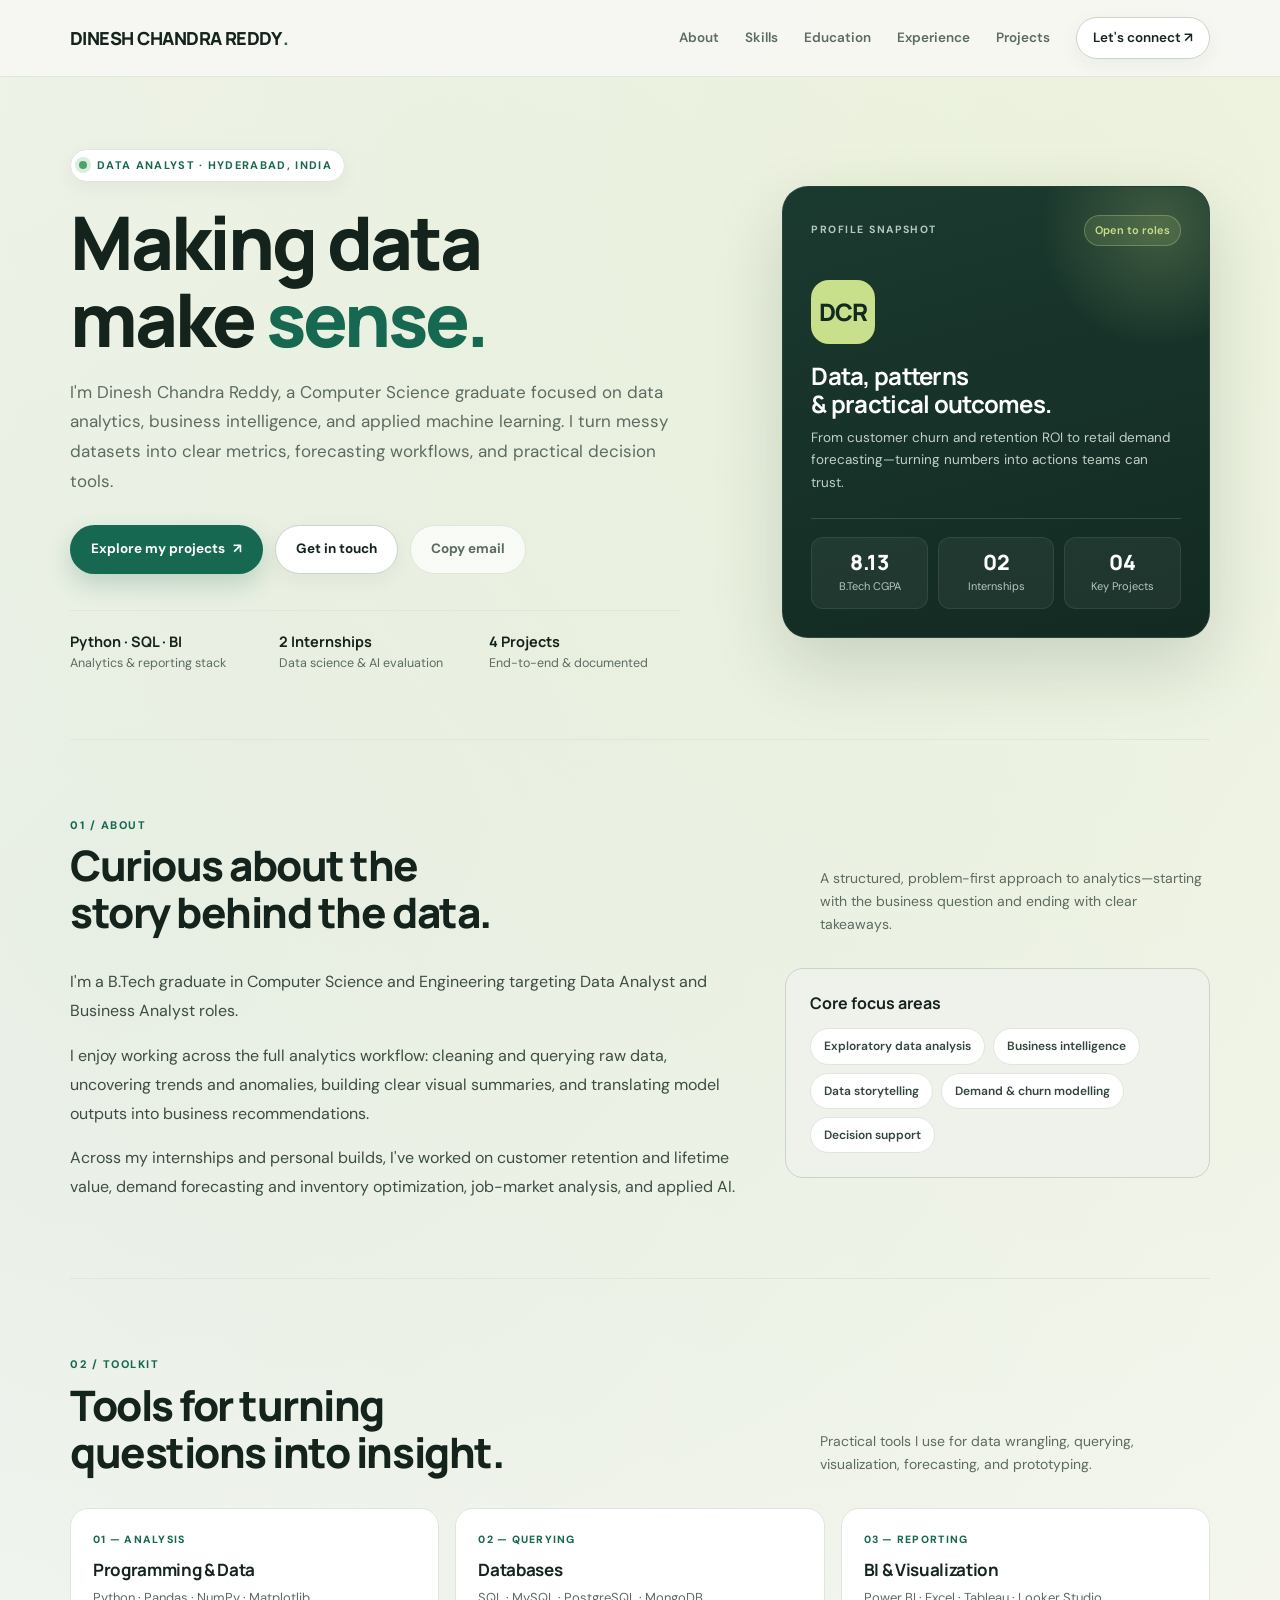
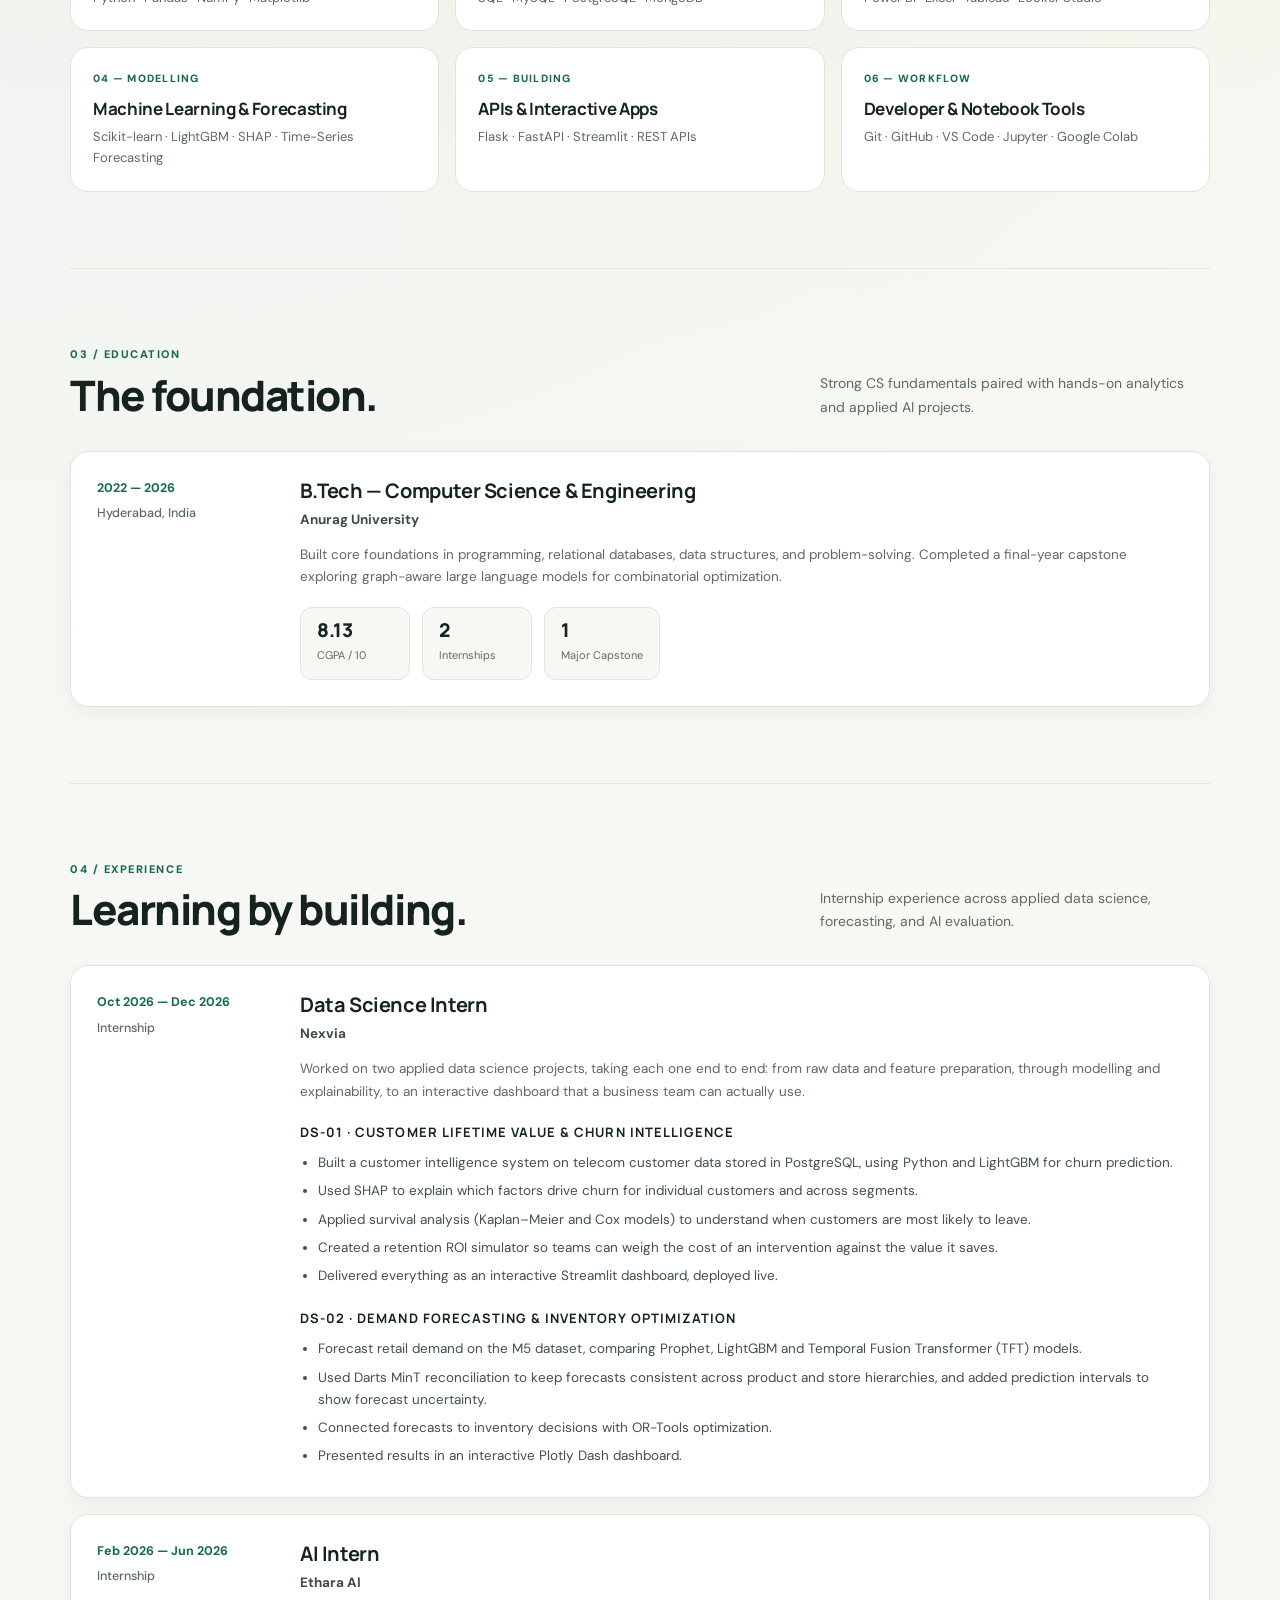
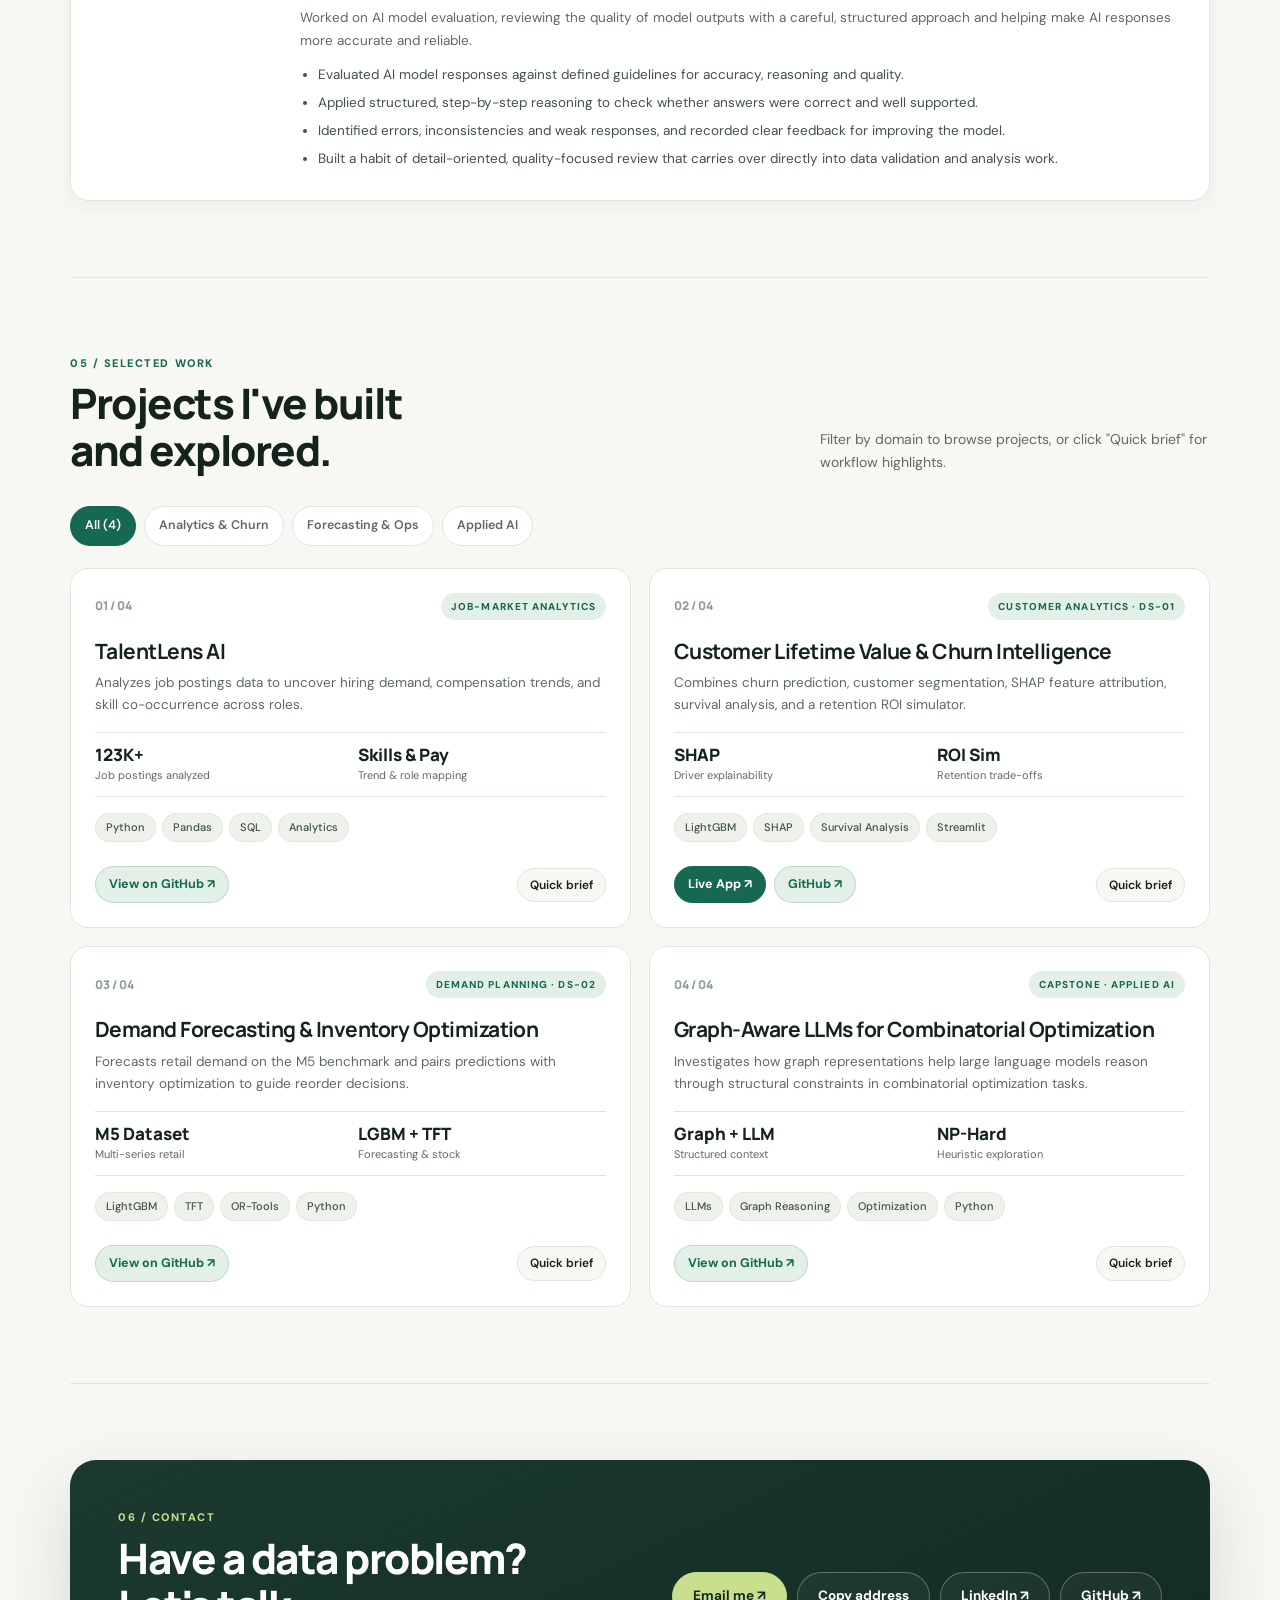
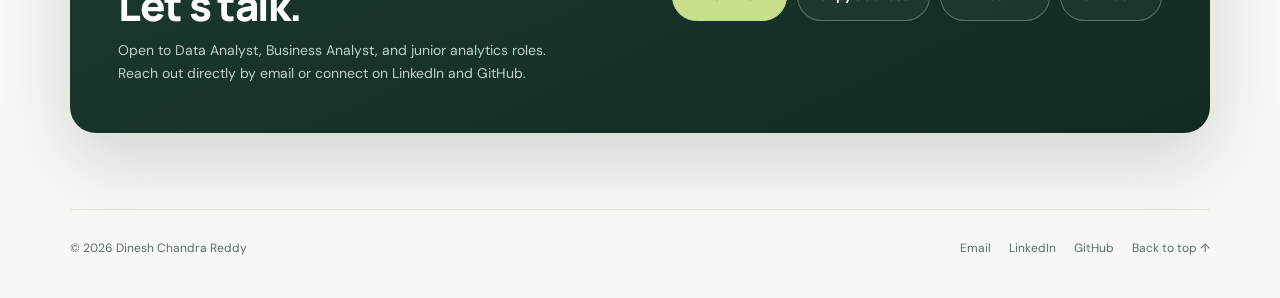
<file: index.html>
<!DOCTYPE html>
<html lang="en">
<head>
<meta charset="UTF-8">
<meta name="viewport" content="width=device-width, initial-scale=1.0">
<meta name="description" content="Dinesh Chandra Reddy — Data Analyst & Business Intelligence portfolio. Python, SQL, Power BI, forecasting, and applied machine learning projects.">
<title>Dinesh Chandra Reddy — Data Analyst</title>
<link rel="preconnect" href="https://fonts.googleapis.com">
<link rel="preconnect" href="https://fonts.gstatic.com" crossorigin>
<link href="https://fonts.googleapis.com/css2?family=DM+Sans:ital,opsz,wght@0,9..40,400..700;1,9..40,400..700&family=Manrope:wght@500;600;700;800&display=swap" rel="stylesheet">
<style>
:root {
  --paper: #f7f8f4;
  --paper-2: #eef2eb;
  --white: #ffffff;
  --ink: #15231d;
  --muted: #5c6b62;
  --line: #dfe6dc;
  --line-strong: #c9d5c6;
  --green: #166850;
  --green-hover: #115340;
  --green-soft: #e3f0e8;
  --lime: #c8e08b;
  --dark: #132a22;
  --dark-2: #1b3a2f;
  --shadow-sm: 0 6px 20px rgba(19, 42, 34, 0.05);
  --shadow-md: 0 18px 44px rgba(19, 42, 34, 0.09);
  --shadow-lg: 0 28px 70px rgba(19, 42, 34, 0.16);
  --radius-sm: 12px;
  --radius-md: 18px;
  --radius-lg: 26px;
}

*, *::before, *::after { box-sizing: border-box; }

html { scroll-behavior: smooth; scroll-padding-top: 92px; }

body {
  margin: 0;
  background:
    radial-gradient(circle at 85% 4%, rgba(200, 224, 139, 0.22), transparent 36%),
    radial-gradient(circle at 8% 18%, rgba(22, 104, 80, 0.06), transparent 34%),
    var(--paper);
  color: var(--ink);
  font: 15px/1.7 "DM Sans", -apple-system, BlinkMacSystemFont, sans-serif;
  -webkit-font-smoothing: antialiased;
  text-rendering: optimizeLegibility;
}

a { color: inherit; text-decoration: none; }
button { font: inherit; color: inherit; cursor: pointer; }
a:focus-visible, button:focus-visible { outline: 2px solid var(--green); outline-offset: 3px; }

.wrap { width: min(1140px, calc(100% - 48px)); margin: 0 auto; }

/* Header & Nav */
header {
  position: sticky; top: 0; z-index: 40;
  background: rgba(247, 248, 244, 0.88);
  backdrop-filter: blur(16px); -webkit-backdrop-filter: blur(16px);
  border-bottom: 1px solid rgba(223, 230, 220, 0.9);
}
.nav { min-height: 76px; display: flex; align-items: center; justify-content: space-between; gap: 24px; }
.brand { font: 800 18px/1 "Manrope", sans-serif; letter-spacing: -0.03em; display: inline-flex; align-items: center; gap: 2px; }
.brand span { color: var(--green); }
.navlinks { display: flex; align-items: center; gap: 26px; }
.navlinks a { font-size: 13.5px; font-weight: 600; color: var(--muted); transition: color 0.2s ease; }
.navlinks a:hover, .navlinks a.active { color: var(--green); }
.nav-cta {
  padding: 9px 16px !important; border: 1px solid var(--line-strong); border-radius: 999px;
  color: var(--ink) !important; background: var(--white); box-shadow: var(--shadow-sm);
  transition: transform 0.2s ease, border-color 0.2s ease, background 0.2s ease !important;
}
.nav-cta:hover { border-color: var(--green); transform: translateY(-1px); }

.menu-toggle {
  display: none; width: 42px; height: 42px; border-radius: 12px;
  border: 1px solid var(--line); background: var(--white);
  align-items: center; justify-content: center; flex-direction: column; gap: 5px;
}
.menu-toggle span { width: 18px; height: 2px; background: var(--ink); border-radius: 2px; }

/* Hero */
.hero { padding: 72px 0 64px; display: grid; grid-template-columns: 1.32fr 0.86fr; gap: 56px; align-items: center; }
.eyebrow {
  display: inline-flex; align-items: center; gap: 10px; padding: 6px 12px 6px 8px; border-radius: 999px;
  background: var(--white); border: 1px solid var(--line); color: var(--green);
  font-size: 11px; font-weight: 700; letter-spacing: 0.12em; text-transform: uppercase; box-shadow: var(--shadow-sm);
}
.dot { width: 8px; height: 8px; border-radius: 50%; background: #4ca368; box-shadow: 0 0 0 4px rgba(76, 163, 104, 0.2); }

h1, h2, h3, h4, p { margin-top: 0; }
h1 { font: 800 clamp(44px, 6.2vw, 74px)/1.04 "Manrope", sans-serif; letter-spacing: -0.04em; margin: 22px 0 20px; max-width: 680px; }
h1 em { font-style: normal; color: var(--green); }
.intro { font-size: 17px; color: var(--muted); max-width: 610px; line-height: 1.75; margin-bottom: 28px; }
.actions { display: flex; gap: 12px; flex-wrap: wrap; }

.btn {
  display: inline-flex; align-items: center; justify-content: center; gap: 8px;
  padding: 12px 20px; border-radius: 999px; font-size: 13.5px; font-weight: 700; border: 1px solid transparent;
  transition: transform 0.2s ease, box-shadow 0.2s ease, background 0.2s ease, border-color 0.2s ease;
}
.btn:hover { transform: translateY(-2px); }
.btn.primary { background: var(--green); color: var(--white); box-shadow: 0 10px 24px rgba(22, 104, 80, 0.22); }
.btn.primary:hover { background: var(--green-hover); }
.btn.secondary { background: var(--white); color: var(--ink); border-color: var(--line-strong); box-shadow: var(--shadow-sm); }
.btn.secondary:hover { border-color: var(--green); }
.btn.ghost { background: rgba(255, 255, 255, 0.7); color: var(--muted); border-color: var(--line); }
.btn.ghost:hover { color: var(--ink); border-color: var(--line-strong); }

.hero-note {
  display: grid; grid-template-columns: repeat(3, minmax(0, 1fr)); gap: 18px; margin-top: 36px; padding-top: 22px;
  border-top: 1px solid var(--line); color: var(--muted); font-size: 12.5px; max-width: 610px;
}
.hero-note strong { display: block; color: var(--ink); font: 700 14.5px/1.3 "Manrope", sans-serif; margin-bottom: 2px; }

/* Profile Card */
.profile-card {
  position: relative; background: linear-gradient(165deg, var(--dark-2) 0%, var(--dark) 100%); color: var(--white);
  border-radius: var(--radius-lg); padding: 28px; box-shadow: var(--shadow-lg); overflow: hidden; border: 1px solid rgba(255, 255, 255, 0.08);
}
.profile-card::before {
  content: ""; position: absolute; width: 240px; height: 240px; border-radius: 50%;
  background: radial-gradient(circle, rgba(200, 224, 139, 0.22), transparent 70%); right: -70px; top: -80px; pointer-events: none;
}
.card-top { display: flex; justify-content: space-between; align-items: center; gap: 10px; position: relative; }
.card-label { font-size: 10.5px; letter-spacing: 0.14em; text-transform: uppercase; color: #b7c9be; font-weight: 700; }
.availability {
  font-size: 11px; font-weight: 600; color: var(--lime); background: rgba(200, 224, 139, 0.12);
  border: 1px solid rgba(200, 224, 139, 0.3); padding: 5px 10px; border-radius: 999px; white-space: nowrap;
}
.monogram {
  width: 64px; height: 64px; display: grid; place-items: center; border-radius: 18px; background: var(--lime); color: var(--dark);
  font: 800 24px/1 "Manrope", sans-serif; letter-spacing: -0.03em; margin: 34px 0 18px; position: relative;
}
.profile-card h2 { font: 700 24px/1.2 "Manrope", sans-serif; letter-spacing: -0.03em; margin-bottom: 8px; position: relative; }
.profile-card p { color: #c2d0c7; font-size: 13.5px; line-height: 1.65; margin-bottom: 24px; position: relative; }
.card-rule { height: 1px; background: rgba(255, 255, 255, 0.14); margin-bottom: 18px; }
.stat-row { display: grid; grid-template-columns: repeat(3, 1fr); gap: 10px; position: relative; }
.stat { background: rgba(255, 255, 255, 0.05); border: 1px solid rgba(255, 255, 255, 0.08); border-radius: 12px; padding: 12px 10px; text-align: center; }
.stat strong { display: block; color: var(--white); font: 800 21px/1.15 "Manrope", sans-serif; }
.stat span { display: block; color: #b7c7bd; font-size: 11px; margin-top: 3px; }

/* Sections */
.section { padding: 76px 0; border-top: 1px solid var(--line); }
.section-head { display: flex; justify-content: space-between; align-items: flex-end; gap: 24px; margin-bottom: 32px; }
.section-kicker { font-size: 11px; letter-spacing: 0.14em; text-transform: uppercase; color: var(--green); font-weight: 800; margin-bottom: 8px; }
.section-title { font: 800 clamp(28px, 3.8vw, 42px)/1.12 "Manrope", sans-serif; letter-spacing: -0.035em; margin: 0; }
.section-desc { max-width: 390px; color: var(--muted); font-size: 14px; line-height: 1.65; margin: 0; }

/* About */
.about-grid { display: grid; grid-template-columns: 1.35fr 0.85fr; gap: 40px; align-items: start; }
.about-copy { font-size: 16px; color: #3d4d44; line-height: 1.8; }
.about-copy p:last-child { margin-bottom: 0; }
.about-aside { background: var(--paper-2); border: 1px solid var(--line-strong); border-radius: var(--radius-md); padding: 24px; }
.about-aside strong { font: 700 16px/1.3 "Manrope", sans-serif; display: block; margin-bottom: 14px; }
.pills { display: flex; flex-wrap: wrap; gap: 8px; }
.pill { background: var(--white); border: 1px solid var(--line); border-radius: 999px; padding: 7px 13px; font-size: 12px; color: #33443a; font-weight: 600; }

/* Skills */
.skills-grid { display: grid; grid-template-columns: repeat(3, 1fr); gap: 16px; }
.skill { background: var(--white); border: 1px solid var(--line); border-radius: var(--radius-md); padding: 22px; transition: transform 0.2s ease, box-shadow 0.2s ease, border-color 0.2s ease; }
.skill:hover { transform: translateY(-3px); box-shadow: var(--shadow-md); border-color: var(--line-strong); }
.skill-index { font-size: 10.5px; color: var(--green); font-weight: 800; letter-spacing: 0.12em; }
.skill h3 { font: 700 17px/1.3 "Manrope", sans-serif; letter-spacing: -0.02em; margin: 10px 0 6px; }
.skill p { font-size: 13px; color: var(--muted); margin: 0; line-height: 1.65; }

/* Education & Experience */
.edu-card, .exp-item {
  display: grid; grid-template-columns: 175px 1fr; gap: 28px; background: var(--white);
  border: 1px solid var(--line); border-radius: var(--radius-md); padding: 26px; box-shadow: var(--shadow-sm);
}
.date { font-size: 12.5px; font-weight: 700; color: var(--green); }
.date span { display: block; color: var(--muted); font-weight: 500; margin-top: 4px; }
.edu-card h3, .exp-item h3 { font: 700 20px/1.25 "Manrope", sans-serif; letter-spacing: -0.02em; margin: 0 0 6px; }
.org { font-weight: 700; font-size: 13.5px; color: #3c4d43; margin-bottom: 12px; }
.edu-card p, .exp-item p { font-size: 13.5px; color: var(--muted); line-height: 1.7; margin-bottom: 0; }
.facts { display: flex; gap: 12px; flex-wrap: wrap; margin-top: 18px; }
.fact { padding: 11px 16px; border-radius: var(--radius-sm); background: var(--paper); border: 1px solid var(--line); min-width: 110px; }
.fact b { font: 800 19px/1.2 "Manrope", sans-serif; display: block; color: var(--ink); }
.fact span { font-size: 11px; color: var(--muted); }

.experience { display: grid; gap: 16px; }
.exp-item h4 { font: 700 13px/1.3 "Manrope", sans-serif; text-transform: uppercase; letter-spacing: 0.08em; color: var(--ink); margin: 20px 0 6px; }
.exp-item ul { padding-left: 18px; margin: 8px 0 0; color: #415248; font-size: 13.5px; line-height: 1.65; }
.exp-item li { padding: 3px 0; }
.exp-item li a { color: var(--green); font-weight: 700; }
.exp-item li a:hover { text-decoration: underline; }
.exp-links { display: flex; gap: 10px; flex-wrap: wrap; margin-top: 18px; }
.exp-links a {
  font-size: 12.5px; font-weight: 700; color: var(--green); background: var(--green-soft);
  border: 1px solid rgba(22, 104, 80, 0.18); padding: 7px 13px; border-radius: 999px; transition: background 0.18s ease;
}
.exp-links a:hover { background: #d3e8dc; }
.exp-links a.live { background: var(--green); color: var(--white); border-color: var(--green); }
.exp-links a.live:hover { background: var(--green-hover); }

/* Projects & Filter */
.filter-bar { display: flex; gap: 8px; flex-wrap: wrap; margin-bottom: 22px; }
.filter-btn { padding: 8px 14px; border-radius: 999px; border: 1px solid var(--line); background: var(--white); font-size: 12.5px; font-weight: 600; color: var(--muted); transition: all 0.18s ease; }
.filter-btn:hover { border-color: var(--line-strong); color: var(--ink); }
.filter-btn[aria-pressed="true"] { background: var(--green); border-color: var(--green); color: var(--white); }

.project-grid { display: grid; grid-template-columns: repeat(2, 1fr); gap: 18px; }
.project { background: var(--white); border: 1px solid var(--line); border-radius: var(--radius-md); padding: 24px; display: flex; flex-direction: column; transition: transform 0.22s ease, box-shadow 0.22s ease, border-color 0.22s ease; }
.project.is-hidden { display: none; }
.project:hover { transform: translateY(-4px); box-shadow: var(--shadow-md); border-color: var(--line-strong); }
.project-top { display: flex; justify-content: space-between; align-items: center; gap: 12px; margin-bottom: 18px; }
.project-no { font: 800 12px/1 "Manrope", sans-serif; color: #8b9e93; }
.project-type { font-size: 10px; letter-spacing: 0.11em; text-transform: uppercase; color: var(--green); background: var(--green-soft); padding: 5px 10px; border-radius: 999px; font-weight: 800; }
.project h3 { font: 700 21px/1.25 "Manrope", sans-serif; letter-spacing: -0.025em; margin: 0 0 8px; }
.project h3 a:hover { color: var(--green); }
.project p { font-size: 13.5px; color: var(--muted); line-height: 1.65; margin-bottom: 16px; }
.project-metric { display: grid; grid-template-columns: repeat(2, 1fr); gap: 14px; margin: 0 0 16px; padding: 12px 0; border-top: 1px solid var(--line); border-bottom: 1px solid var(--line); }
.metric b { display: block; font: 800 17px/1.2 "Manrope", sans-serif; color: var(--ink); }
.metric span { display: block; font-size: 11px; color: var(--muted); }
.tags { display: flex; gap: 6px; flex-wrap: wrap; margin-bottom: 20px; }
.tags span { background: var(--paper-2); border: 1px solid rgba(223, 230, 220, 0.8); border-radius: 999px; padding: 4px 10px; font-size: 11px; font-weight: 500; color: #415248; }
.project-footer { margin-top: auto; display: flex; align-items: center; justify-content: space-between; gap: 12px; padding-top: 4px; flex-wrap: wrap; }
.plinks { display: flex; gap: 8px; flex-wrap: wrap; }
.project-link { color: var(--green); font-size: 12.5px; font-weight: 700; padding: 7px 13px; border-radius: 999px; background: var(--green-soft); border: 1px solid rgba(22, 104, 80, 0.18); transition: background 0.18s ease; }
.project-link:hover { background: #d3e8dc; }
.project-link.live { background: var(--green); color: var(--white); border-color: var(--green); }
.project-link.live:hover { background: var(--green-hover); }
.detail-btn { border: 1px solid var(--line); background: var(--paper); padding: 6px 12px; border-radius: 999px; font-size: 12px; font-weight: 600; color: var(--ink); transition: background 0.18s ease, border-color 0.18s ease; }
.detail-btn:hover { background: var(--paper-2); border-color: var(--line-strong); }

/* Contact */
.contact-panel {
  background: linear-gradient(155deg, var(--dark-2) 0%, var(--dark) 100%); color: var(--white); border-radius: var(--radius-lg);
  padding: clamp(28px, 5vw, 48px); display: flex; justify-content: space-between; align-items: center; gap: 28px; box-shadow: var(--shadow-lg);
}
.contact-panel h2 { font: 800 clamp(28px, 4vw, 42px)/1.12 "Manrope", sans-serif; letter-spacing: -0.035em; margin: 0 0 10px; }
.contact-panel p { color: #c2d0c7; font-size: 14px; line-height: 1.65; margin: 0; max-width: 470px; }
.contact-actions { display: flex; gap: 10px; flex-wrap: wrap; flex-shrink: 0; }
.contact-actions .btn.light { background: var(--lime); color: var(--dark); border-color: var(--lime); }
.contact-actions .btn.outline { background: rgba(255, 255, 255, 0.04); color: var(--white); border-color: rgba(255, 255, 255, 0.28); }
.contact-actions .btn.outline:hover { background: rgba(255, 255, 255, 0.12); }

/* Footer */
footer { padding: 28px 0 40px; display: flex; justify-content: space-between; align-items: center; gap: 16px; flex-wrap: wrap; color: var(--muted); font-size: 12px; border-top: 1px solid var(--line); }
.footer-links { display: flex; gap: 18px; flex-wrap: wrap; }
.footer-links a:hover { color: var(--green); }

/* Modal */
.modal-backdrop { position: fixed; inset: 0; z-index: 60; background: rgba(14, 26, 21, 0.58); backdrop-filter: blur(6px); display: none; align-items: center; justify-content: center; padding: 20px; }
.modal-backdrop.open { display: flex; }
.modal { width: min(580px, 100%); background: var(--white); border-radius: var(--radius-lg); padding: 28px; box-shadow: var(--shadow-lg); border: 1px solid var(--line); max-height: 90vh; overflow: auto; }
.modal-head { display: flex; justify-content: space-between; align-items: flex-start; gap: 16px; margin-bottom: 14px; }
.modal-head h3 { font: 800 22px/1.25 "Manrope", sans-serif; letter-spacing: -0.025em; margin: 4px 0 0; }
.modal-close { width: 36px; height: 36px; border-radius: 50%; border: 1px solid var(--line); background: var(--paper); font-size: 18px; line-height: 1; }
.modal-body { font-size: 14px; color: var(--muted); line-height: 1.7; }
.modal-bullets { padding-left: 18px; margin: 14px 0 18px; color: var(--ink); font-size: 13.5px; }
.modal-bullets li { margin-bottom: 6px; }
.modal-actions { display: flex; justify-content: flex-end; gap: 10px; flex-wrap: wrap; }

/* Toast */
.toast { position: fixed; bottom: 22px; right: 22px; z-index: 70; background: var(--dark); color: var(--white); padding: 11px 16px; border-radius: 999px; font-size: 12.5px; font-weight: 600; box-shadow: var(--shadow-md); opacity: 0; transform: translateY(10px); pointer-events: none; transition: opacity 0.2s ease, transform 0.2s ease; }
.toast.show { opacity: 1; transform: translateY(0); }

/* Responsive */
@media (max-width: 900px) {
  .hero { grid-template-columns: 1fr; gap: 36px; padding: 52px 0 48px; }
  .about-grid, .skills-grid { grid-template-columns: 1fr 1fr; }
  .contact-panel { flex-direction: column; align-items: flex-start; }
}
@media (max-width: 720px) {
  .wrap { width: calc(100% - 32px); }
  .menu-toggle { display: inline-flex; }
  .navlinks {
    position: absolute; top: 76px; left: 0; right: 0; background: var(--white); border-bottom: 1px solid var(--line);
    padding: 16px 24px 22px; flex-direction: column; align-items: flex-start; gap: 14px; box-shadow: var(--shadow-md); display: none;
  }
  .navlinks.open { display: flex; }
  .nav-cta { width: 100%; text-align: center; }
  .section { padding: 56px 0; }
  .section-head { flex-direction: column; align-items: flex-start; gap: 10px; }
  .about-grid, .skills-grid, .project-grid { grid-template-columns: 1fr; }
  .edu-card, .exp-item { grid-template-columns: 1fr; gap: 10px; padding: 20px; }
  .hero-note { grid-template-columns: 1fr; gap: 12px; }
  .contact-actions { width: 100%; }
  .contact-actions .btn { flex: 1; }
}
@media (prefers-reduced-motion: reduce) {
  html { scroll-behavior: auto; }
  *, *::before, *::after { transition: none !important; animation: none !important; }
}
</style>
</head>
<body>
<header>
  <div class="wrap nav">
    <a class="brand" href="#home">DINESH CHANDRA REDDY<span>.</span></a>
    <button class="menu-toggle" id="menuToggle" type="button" aria-label="Toggle navigation menu" aria-expanded="false" aria-controls="navLinks">
      <span></span><span></span><span></span>
    </button>
    <nav class="navlinks" id="navLinks" aria-label="Main navigation">
      <a href="#about">About</a>
      <a href="#skills">Skills</a>
      <a href="#education">Education</a>
      <a href="#experience">Experience</a>
      <a href="#projects">Projects</a>
      <a class="nav-cta" href="#contact">Let's connect ↗</a>
    </nav>
  </div>
</header>

<main>
  <div class="wrap">
    <section class="hero" id="home">
      <div>
        <div class="eyebrow"><span class="dot"></span> Data Analyst · Hyderabad, India</div>
        <h1>Making data<br>make <em>sense.</em></h1>
        <p class="intro">I'm Dinesh Chandra Reddy, a Computer Science graduate focused on data analytics, business intelligence, and applied machine learning. I turn messy datasets into clear metrics, forecasting workflows, and practical decision tools.</p>
        <div class="actions">
          <a class="btn primary" href="#projects">Explore my projects <span>↗</span></a>
          <a class="btn secondary" href="mailto:dineshchandrareddy75@gmail.com">Get in touch</a>
          <button class="btn ghost" type="button" id="copyEmailHero">Copy email</button>
        </div>
        <div class="hero-note">
          <div><strong>Python · SQL · BI</strong>Analytics &amp; reporting stack</div>
          <div><strong>2 Internships</strong>Data science &amp; AI evaluation</div>
          <div><strong>4 Projects</strong>End-to-end &amp; documented</div>
        </div>
      </div>

      <aside class="profile-card" aria-label="Quick profile summary">
        <div class="card-top">
          <span class="card-label">Profile Snapshot</span>
          <span class="availability">Open to roles</span>
        </div>
        <div class="monogram">DCR</div>
        <h2>Data, patterns<br>&amp; practical outcomes.</h2>
        <p>From customer churn and retention ROI to retail demand forecasting—turning numbers into actions teams can trust.</p>
        <div class="card-rule"></div>
        <div class="stat-row">
          <div class="stat"><strong>8.13</strong><span>B.Tech CGPA</span></div>
          <div class="stat"><strong>02</strong><span>Internships</span></div>
          <div class="stat"><strong>04</strong><span>Key Projects</span></div>
        </div>
      </aside>
    </section>

    <section class="section" id="about">
      <div class="section-head">
        <div>
          <div class="section-kicker">01 / About</div>
          <h2 class="section-title">Curious about the<br>story behind the data.</h2>
        </div>
        <p class="section-desc">A structured, problem-first approach to analytics—starting with the business question and ending with clear takeaways.</p>
      </div>
      <div class="about-grid">
        <div class="about-copy">
          <p>I'm a B.Tech graduate in Computer Science and Engineering targeting Data Analyst and Business Analyst roles.</p>
          <p>I enjoy working across the full analytics workflow: cleaning and querying raw data, uncovering trends and anomalies, building clear visual summaries, and translating model outputs into business recommendations.</p>
          <p>Across my internships and personal builds, I've worked on customer retention and lifetime value, demand forecasting and inventory optimization, job-market analysis, and applied AI.</p>
        </div>
        <aside class="about-aside">
          <strong>Core focus areas</strong>
          <div class="pills">
            <span class="pill">Exploratory data analysis</span>
            <span class="pill">Business intelligence</span>
            <span class="pill">Data storytelling</span>
            <span class="pill">Demand &amp; churn modelling</span>
            <span class="pill">Decision support</span>
          </div>
        </aside>
      </div>
    </section>

    <section class="section" id="skills">
      <div class="section-head">
        <div>
          <div class="section-kicker">02 / Toolkit</div>
          <h2 class="section-title">Tools for turning<br>questions into insight.</h2>
        </div>
        <p class="section-desc">Practical tools I use for data wrangling, querying, visualization, forecasting, and prototyping.</p>
      </div>
      <div class="skills-grid">
        <article class="skill"><div class="skill-index">01 — ANALYSIS</div><h3>Programming &amp; Data</h3><p>Python · Pandas · NumPy · Matplotlib</p></article>
        <article class="skill"><div class="skill-index">02 — QUERYING</div><h3>Databases</h3><p>SQL · MySQL · PostgreSQL · MongoDB</p></article>
        <article class="skill"><div class="skill-index">03 — REPORTING</div><h3>BI &amp; Visualization</h3><p>Power BI · Excel · Tableau · Looker Studio</p></article>
        <article class="skill"><div class="skill-index">04 — MODELLING</div><h3>Machine Learning &amp; Forecasting</h3><p>Scikit-learn · LightGBM · SHAP · Time-Series Forecasting</p></article>
        <article class="skill"><div class="skill-index">05 — BUILDING</div><h3>APIs &amp; Interactive Apps</h3><p>Flask · FastAPI · Streamlit · REST APIs</p></article>
        <article class="skill"><div class="skill-index">06 — WORKFLOW</div><h3>Developer &amp; Notebook Tools</h3><p>Git · GitHub · VS Code · Jupyter · Google Colab</p></article>
      </div>
    </section>

    <section class="section" id="education">
      <div class="section-head">
        <div>
          <div class="section-kicker">03 / Education</div>
          <h2 class="section-title">The foundation.</h2>
        </div>
        <p class="section-desc">Strong CS fundamentals paired with hands-on analytics and applied AI projects.</p>
      </div>
      <article class="edu-card">
        <div class="date">2022 — 2026<span>Hyderabad, India</span></div>
        <div>
          <h3>B.Tech — Computer Science &amp; Engineering</h3>
          <div class="org">Anurag University</div>
          <p>Built core foundations in programming, relational databases, data structures, and problem-solving. Completed a final-year capstone exploring graph-aware large language models for combinatorial optimization.</p>
          <div class="facts">
            <div class="fact"><b>8.13</b><span>CGPA / 10</span></div>
            <div class="fact"><b>2</b><span>Internships</span></div>
            <div class="fact"><b>1</b><span>Major Capstone</span></div>
          </div>
        </div>
      </article>
    </section>

    <section class="section" id="experience">
      <div class="section-head">
        <div>
          <div class="section-kicker">04 / Experience</div>
          <h2 class="section-title">Learning by building.</h2>
        </div>
        <p class="section-desc">Internship experience across applied data science, forecasting, and AI evaluation.</p>
      </div>
      <div class="experience">
        <article class="exp-item">
          <div class="date">Oct 2026 — Dec 2026<span>Internship</span></div>
          <div>
            <h3>Data Science Intern</h3>
            <div class="org">Nexvia</div>
            <p>Worked on two applied data science projects, taking each one end to end: from raw data and feature preparation, through modelling and explainability, to an interactive dashboard that a business team can actually use.</p>

            <h4>DS-01 · Customer Lifetime Value &amp; Churn Intelligence</h4>
            <ul>
              <li>Built a customer intelligence system on telecom customer data stored in PostgreSQL, using Python and LightGBM for churn prediction.</li>
              <li>Used SHAP to explain which factors drive churn for individual customers and across segments.</li>
              <li>Applied survival analysis (Kaplan–Meier and Cox models) to understand when customers are most likely to leave.</li>
              <li>Created a retention ROI simulator so teams can weigh the cost of an intervention against the value it saves.</li>
              <li>Delivered everything as an interactive Streamlit dashboard, deployed live.</li>
            </ul>

            <h4>DS-02 · Demand Forecasting &amp; Inventory Optimization</h4>
            <ul>
              <li>Forecast retail demand on the M5 dataset, comparing Prophet, LightGBM and Temporal Fusion Transformer (TFT) models.</li>
              <li>Used Darts MinT reconciliation to keep forecasts consistent across product and store hierarchies, and added prediction intervals to show forecast uncertainty.</li>
              <li>Connected forecasts to inventory decisions with OR-Tools optimization.</li>
              <li>Presented results in an interactive Plotly Dash dashboard.</li>
            </ul>
          </div>
        </article>

        <article class="exp-item">
          <div class="date">Feb 2026 — Jun 2026<span>Internship</span></div>
          <div>
            <h3>AI Intern</h3>
            <div class="org">Ethara AI</div>
            <p>Worked on AI model evaluation, reviewing the quality of model outputs with a careful, structured approach and helping make AI responses more accurate and reliable.</p>
            <ul>
              <li>Evaluated AI model responses against defined guidelines for accuracy, reasoning and quality.</li>
              <li>Applied structured, step-by-step reasoning to check whether answers were correct and well supported.</li>
              <li>Identified errors, inconsistencies and weak responses, and recorded clear feedback for improving the model.</li>
              <li>Built a habit of detail-oriented, quality-focused review that carries over directly into data validation and analysis work.</li>
            </ul>
          </div>
        </article>
      </div>
    </section>

    <section class="section" id="projects">
      <div class="section-head">
        <div>
          <div class="section-kicker">05 / Selected Work</div>
          <h2 class="section-title">Projects I've built<br>and explored.</h2>
        </div>
        <p class="section-desc">Filter by domain to browse projects, or click "Quick brief" for workflow highlights.</p>
      </div>

      <div class="filter-bar" role="group" aria-label="Filter projects by category">
        <button class="filter-btn" type="button" data-filter="all" aria-pressed="true">All (4)</button>
        <button class="filter-btn" type="button" data-filter="analytics">Analytics &amp; Churn</button>
        <button class="filter-btn" type="button" data-filter="forecasting">Forecasting &amp; Ops</button>
        <button class="filter-btn" type="button" data-filter="ai">Applied AI</button>
      </div>

      <div class="project-grid" id="projectGrid">
        <article class="project" data-category="analytics">
          <div class="project-top">
            <span class="project-no">01 / 04</span>
            <span class="project-type">Job-Market Analytics</span>
          </div>
          <h3><a href="https://github.com/dinesh15-hub/TalentLens-AI" target="_blank" rel="noreferrer">TalentLens AI</a></h3>
          <p>Analyzes job postings data to uncover hiring demand, compensation trends, and skill co-occurrence across roles.</p>
          <div class="project-metric">
            <div class="metric"><b>123K+</b><span>Job postings analyzed</span></div>
            <div class="metric"><b>Skills &amp; Pay</b><span>Trend &amp; role mapping</span></div>
          </div>
          <div class="tags"><span>Python</span><span>Pandas</span><span>SQL</span><span>Analytics</span></div>
          <div class="project-footer">
            <div class="plinks">
              <a class="project-link" href="https://github.com/dinesh15-hub/TalentLens-AI" target="_blank" rel="noreferrer">View on GitHub ↗</a>
            </div>
            <button class="detail-btn" type="button" data-project="talentlens">Quick brief</button>
          </div>
        </article>

        <article class="project" data-category="analytics">
          <div class="project-top">
            <span class="project-no">02 / 04</span>
            <span class="project-type">Customer Analytics · DS-01</span>
          </div>
          <h3><a href="https://ds-01-customer-intelligence-project.streamlit.app/" target="_blank" rel="noreferrer">Customer Lifetime Value &amp; Churn Intelligence</a></h3>
          <p>Combines churn prediction, customer segmentation, SHAP feature attribution, survival analysis, and a retention ROI simulator.</p>
          <div class="project-metric">
            <div class="metric"><b>SHAP</b><span>Driver explainability</span></div>
            <div class="metric"><b>ROI Sim</b><span>Retention trade-offs</span></div>
          </div>
          <div class="tags"><span>LightGBM</span><span>SHAP</span><span>Survival Analysis</span><span>Streamlit</span></div>
          <div class="project-footer">
            <div class="plinks">
              <a class="project-link live" href="https://ds-01-customer-intelligence-project.streamlit.app/" target="_blank" rel="noreferrer">Live App ↗</a>
              <a class="project-link" href="https://github.com/dinesh15-hub/DS-01-Customer-Intelligence" target="_blank" rel="noreferrer">GitHub ↗</a>
            </div>
            <button class="detail-btn" type="button" data-project="churn">Quick brief</button>
          </div>
        </article>

        <article class="project" data-category="forecasting">
          <div class="project-top">
            <span class="project-no">03 / 04</span>
            <span class="project-type">Demand Planning · DS-02</span>
          </div>
          <h3><a href="https://github.com/dinesh15-hub/DS-02-Demand-Forecasting" target="_blank" rel="noreferrer">Demand Forecasting &amp; Inventory Optimization</a></h3>
          <p>Forecasts retail demand on the M5 benchmark and pairs predictions with inventory optimization to guide reorder decisions.</p>
          <div class="project-metric">
            <div class="metric"><b>M5 Dataset</b><span>Multi-series retail</span></div>
            <div class="metric"><b>LGBM + TFT</b><span>Forecasting &amp; stock</span></div>
          </div>
          <div class="tags"><span>LightGBM</span><span>TFT</span><span>OR-Tools</span><span>Python</span></div>
          <div class="project-footer">
            <div class="plinks">
              <a class="project-link" href="https://github.com/dinesh15-hub/DS-02-Demand-Forecasting" target="_blank" rel="noreferrer">View on GitHub ↗</a>
            </div>
            <button class="detail-btn" type="button" data-project="forecasting">Quick brief</button>
          </div>
        </article>

        <article class="project" data-category="ai">
          <div class="project-top">
            <span class="project-no">04 / 04</span>
            <span class="project-type">Capstone · Applied AI</span>
          </div>
          <h3><a href="https://github.com/dinesh15-hub/Graph-Aware-LLM" target="_blank" rel="noreferrer">Graph-Aware LLMs for Combinatorial Optimization</a></h3>
          <p>Investigates how graph representations help large language models reason through structural constraints in combinatorial optimization tasks.</p>
          <div class="project-metric">
            <div class="metric"><b>Graph + LLM</b><span>Structured context</span></div>
            <div class="metric"><b>NP-Hard</b><span>Heuristic exploration</span></div>
          </div>
          <div class="tags"><span>LLMs</span><span>Graph Reasoning</span><span>Optimization</span><span>Python</span></div>
          <div class="project-footer">
            <div class="plinks">
              <a class="project-link" href="https://github.com/dinesh15-hub/Graph-Aware-LLM" target="_blank" rel="noreferrer">View on GitHub ↗</a>
            </div>
            <button class="detail-btn" type="button" data-project="graphllm">Quick brief</button>
          </div>
        </article>
      </div>
    </section>

    <section class="section" id="contact">
      <div class="contact-panel">
        <div>
          <div class="section-kicker" style="color: var(--lime)">06 / Contact</div>
          <h2>Have a data problem?<br>Let's talk.</h2>
          <p>Open to Data Analyst, Business Analyst, and junior analytics roles. Reach out directly by email or connect on LinkedIn and GitHub.</p>
        </div>
        <div class="contact-actions">
          <a class="btn light" href="mailto:dineshchandrareddy75@gmail.com">Email me ↗</a>
          <button class="btn outline" type="button" id="copyEmailContact">Copy address</button>
          <a class="btn outline" href="https://www.linkedin.com/in/dineshchandra-reddy-vanteru-159340287" target="_blank" rel="noreferrer">LinkedIn ↗</a>
          <a class="btn outline" href="https://github.com/dinesh15-hub" target="_blank" rel="noreferrer">GitHub ↗</a>
        </div>
      </div>
    </section>
  </div>
</main>

<footer class="wrap">
  <span>© <span id="year">2026</span> Dinesh Chandra Reddy</span>
  <div class="footer-links">
    <a href="mailto:dineshchandrareddy75@gmail.com">Email</a>
    <a href="https://www.linkedin.com/in/dineshchandra-reddy-vanteru-159340287" target="_blank" rel="noreferrer">LinkedIn</a>
    <a href="https://github.com/dinesh15-hub" target="_blank" rel="noreferrer">GitHub</a>
    <a href="#home">Back to top ↑</a>
  </div>
</footer>

<!-- Project Brief Modal -->
<div class="modal-backdrop" id="projectModal" role="dialog" aria-modal="true" aria-labelledby="modalTitle">
  <div class="modal">
    <div class="modal-head">
      <div>
        <div class="section-kicker" id="modalKicker" style="margin-bottom: 4px;">Project Brief</div>
        <h3 id="modalTitle">Project Title</h3>
      </div>
      <button class="modal-close" type="button" id="closeModal" aria-label="Close project brief">×</button>
    </div>
    <div class="modal-body">
      <p id="modalSummary"></p>
      <ul class="modal-bullets" id="modalBullets"></ul>
    </div>
    <div class="modal-actions">
      <button class="btn secondary" type="button" id="closeModalSecondary">Close</button>
      <a class="btn secondary" id="modalLiveLink" href="#" target="_blank" rel="noreferrer" style="display:none">Live App ↗</a>
      <a class="btn primary" id="modalRepoLink" href="https://github.com/dinesh15-hub" target="_blank" rel="noreferrer">Open Repository ↗</a>
    </div>
  </div>
</div>

<div class="toast" id="toast" role="status" aria-live="polite">Email copied to clipboard</div>

<script>
(() => {
  const EMAIL = "dineshchandrareddy75@gmail.com";

  const yearEl = document.getElementById("year");
  if (yearEl) yearEl.textContent = String(new Date().getFullYear());

  // Mobile menu
  const menuToggle = document.getElementById("menuToggle");
  const navLinks = document.getElementById("navLinks");
  if (menuToggle && navLinks) {
    menuToggle.addEventListener("click", () => {
      const expanded = menuToggle.getAttribute("aria-expanded") === "true";
      menuToggle.setAttribute("aria-expanded", String(!expanded));
      navLinks.classList.toggle("open", !expanded);
    });
    navLinks.querySelectorAll("a").forEach((link) => {
      link.addEventListener("click", () => {
        menuToggle.setAttribute("aria-expanded", "false");
        navLinks.classList.remove("open");
      });
    });
  }

  // Copy email + toast
  const toast = document.getElementById("toast");
  let toastTimer = null;
  function showToast(message) {
    if (!toast) return;
    toast.textContent = message;
    toast.classList.add("show");
    clearTimeout(toastTimer);
    toastTimer = setTimeout(() => toast.classList.remove("show"), 2400);
  }
  async function copyEmail() {
    try {
      await navigator.clipboard.writeText(EMAIL);
      showToast("Copied " + EMAIL);
    } catch {
      showToast("Email: " + EMAIL);
    }
  }
  document.getElementById("copyEmailHero")?.addEventListener("click", copyEmail);
  document.getElementById("copyEmailContact")?.addEventListener("click", copyEmail);

  // Project filter
  const filterButtons = document.querySelectorAll(".filter-btn");
  const projectCards = document.querySelectorAll("#projectGrid .project");
  filterButtons.forEach((btn) => {
    btn.addEventListener("click", () => {
      const filter = btn.dataset.filter;
      filterButtons.forEach((b) => b.setAttribute("aria-pressed", String(b === btn)));
      projectCards.forEach((card) => {
        const match = filter === "all" || card.dataset.category === filter;
        card.classList.toggle("is-hidden", !match);
      });
    });
  });

  // Quick-brief modal
  const PROJECT_BRIEFS = {
    talentlens: {
      kicker: "01 / Job-Market Analytics",
      title: "TalentLens AI",
      summary: "Explores hiring patterns across 123K+ job postings to identify role demand, compensation signals, and recurring technical skill combinations.",
      bullets: [
        "Cleaned and normalized job-posting attributes and skill tags using Python and Pandas.",
        "Queried trend aggregations to surface high-demand skills and role expectations.",
        "Structured insights for quick comparison across roles and market segments."
      ],
      url: "https://github.com/dinesh15-hub/TalentLens-AI"
    },
    churn: {
      kicker: "02 / Customer Analytics · DS-01",
      title: "Customer Lifetime Value & Churn Intelligence",
      summary: "Connects churn risk scoring and customer segmentation with SHAP explanations, survival analysis, and an interactive retention ROI simulator.",
      bullets: [
        "Identified key churn drivers and ranked customer risk segments.",
        "Used SHAP explanations and survival analysis to clarify why and when churn happens.",
        "Built a retention ROI simulator in Streamlit to weigh intervention cost against saved value."
      ],
      url: "https://github.com/dinesh15-hub/DS-01-Customer-Intelligence",
      live: "https://ds-01-customer-intelligence-project.streamlit.app/"
    },
    forecasting: {
      kicker: "03 / Demand Planning · DS-02",
      title: "Demand Forecasting & Inventory Optimization",
      summary: "Pairs multi-horizon retail demand forecasting on the M5 dataset with optimization logic to support stocking and replenishment decisions.",
      bullets: [
        "Compared Prophet, LightGBM and Temporal Fusion Transformer (TFT) forecasts, with MinT reconciliation and prediction intervals.",
        "Connected demand forecasts to inventory optimization workflows with OR-Tools.",
        "Focused on balancing stockout risk against excess holding costs."
      ],
      url: "https://github.com/dinesh15-hub/DS-02-Demand-Forecasting"
    },
    graphllm: {
      kicker: "04 / Capstone · Applied AI",
      title: "Graph-Aware LLMs for Combinatorial Optimization",
      summary: "Final-year capstone exploring how encoding graph structure improves large language model reasoning on combinatorial optimization problems.",
      bullets: [
        "Investigated structural representation methods to help LLMs capture relational constraints.",
        "Evaluated reasoning behavior on challenging combinatorial optimization tasks.",
        "Documented findings, trade-offs, and experimental setups systematically."
      ],
      url: "https://github.com/dinesh15-hub/Graph-Aware-LLM"
    }
  };

  const modal = document.getElementById("projectModal");
  const modalKicker = document.getElementById("modalKicker");
  const modalTitle = document.getElementById("modalTitle");
  const modalSummary = document.getElementById("modalSummary");
  const modalBullets = document.getElementById("modalBullets");
  const modalRepoLink = document.getElementById("modalRepoLink");
  const modalLiveLink = document.getElementById("modalLiveLink");
  let lastTrigger = null;

  function openModal(key, trigger) {
    const data = PROJECT_BRIEFS[key];
    if (!data || !modal) return;
    lastTrigger = trigger || null;
    modalKicker.textContent = data.kicker;
    modalTitle.textContent = data.title;
    modalSummary.textContent = data.summary;
    modalRepoLink.href = data.url;
    if (data.live) {
      modalLiveLink.href = data.live;
      modalLiveLink.style.display = "inline-flex";
    } else {
      modalLiveLink.style.display = "none";
    }
    modalBullets.innerHTML = data.bullets.map((item) => `<li>${item}</li>`).join("");
    modal.classList.add("open");
    document.getElementById("closeModal")?.focus();
  }

  function closeModal() {
    if (!modal) return;
    modal.classList.remove("open");
    if (lastTrigger) lastTrigger.focus();
  }

  document.querySelectorAll(".detail-btn").forEach((btn) => {
    btn.addEventListener("click", () => openModal(btn.dataset.project, btn));
  });
  document.getElementById("closeModal")?.addEventListener("click", closeModal);
  document.getElementById("closeModalSecondary")?.addEventListener("click", closeModal);
  modal?.addEventListener("click", (e) => { if (e.target === modal) closeModal(); });
  document.addEventListener("keydown", (e) => {
    if (e.key === "Escape" && modal?.classList.contains("open")) closeModal();
  });
})();
</script>
</body>
</html>
</file>
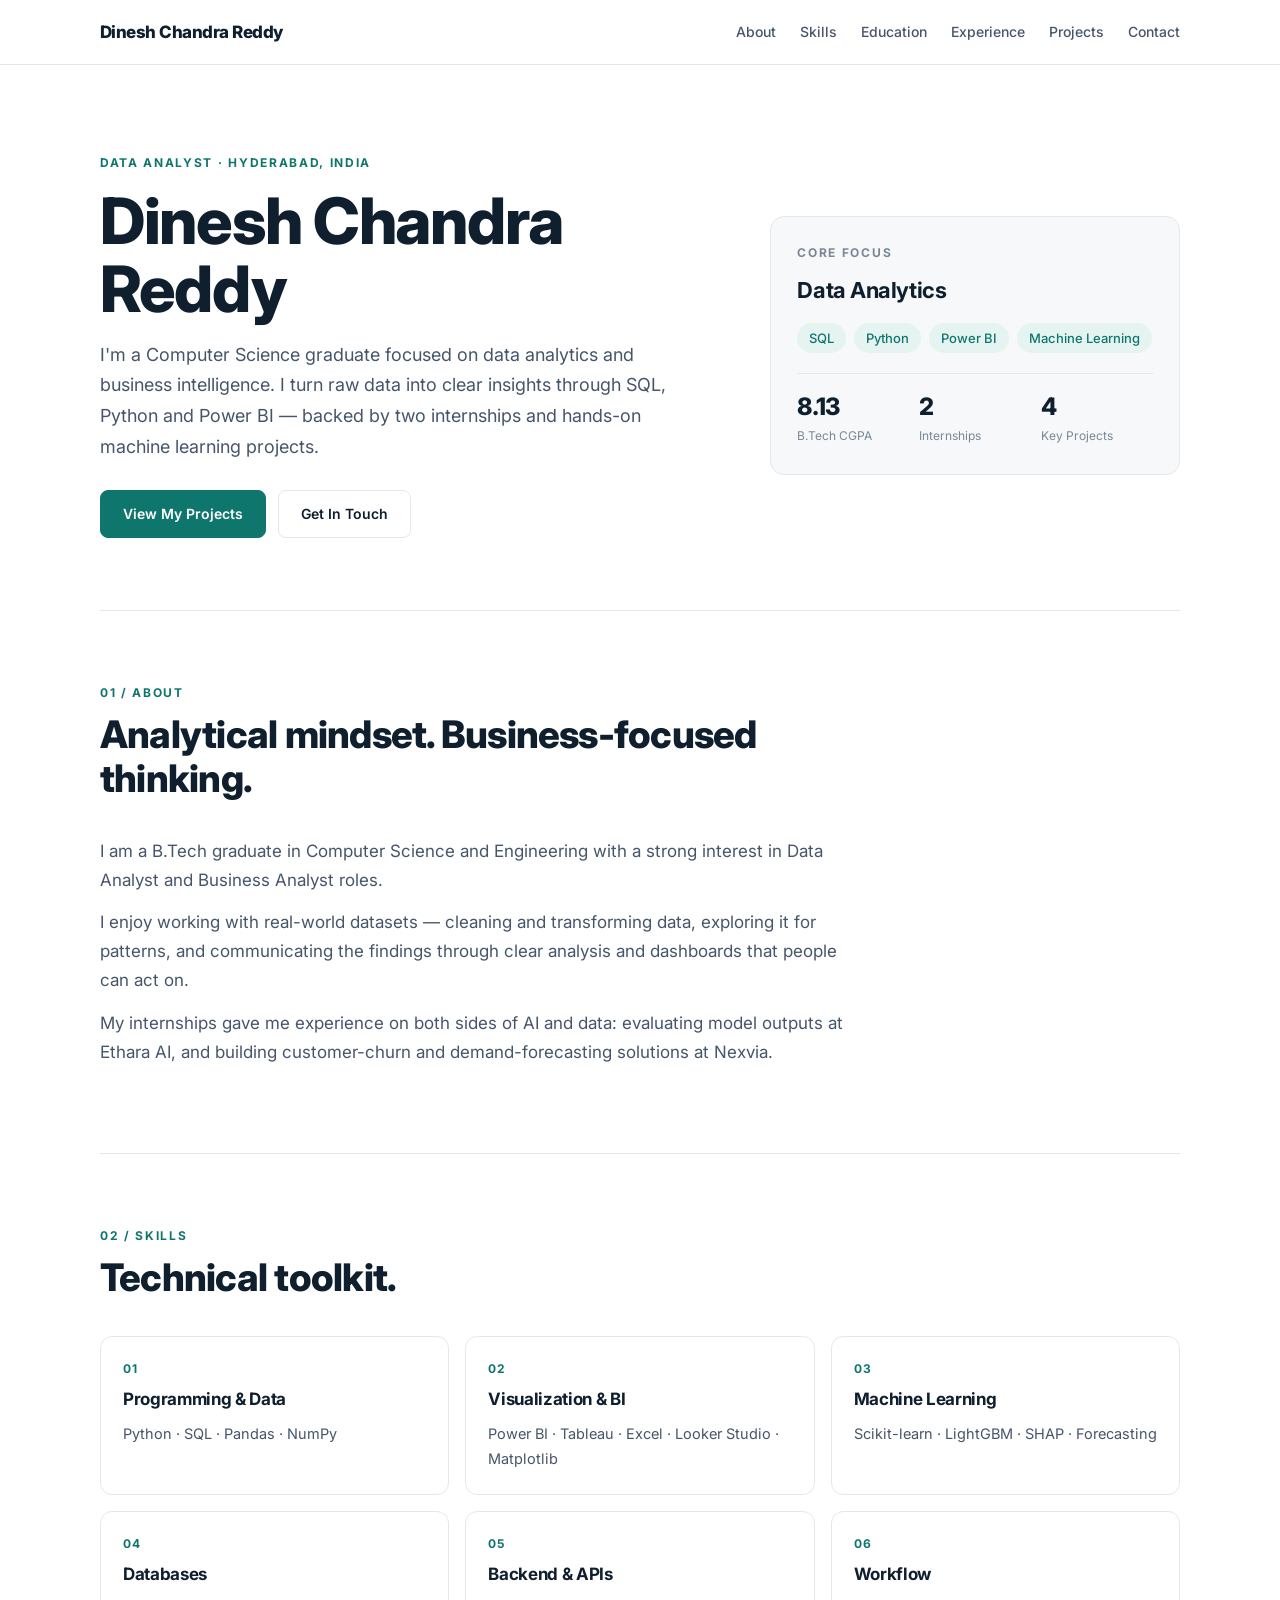
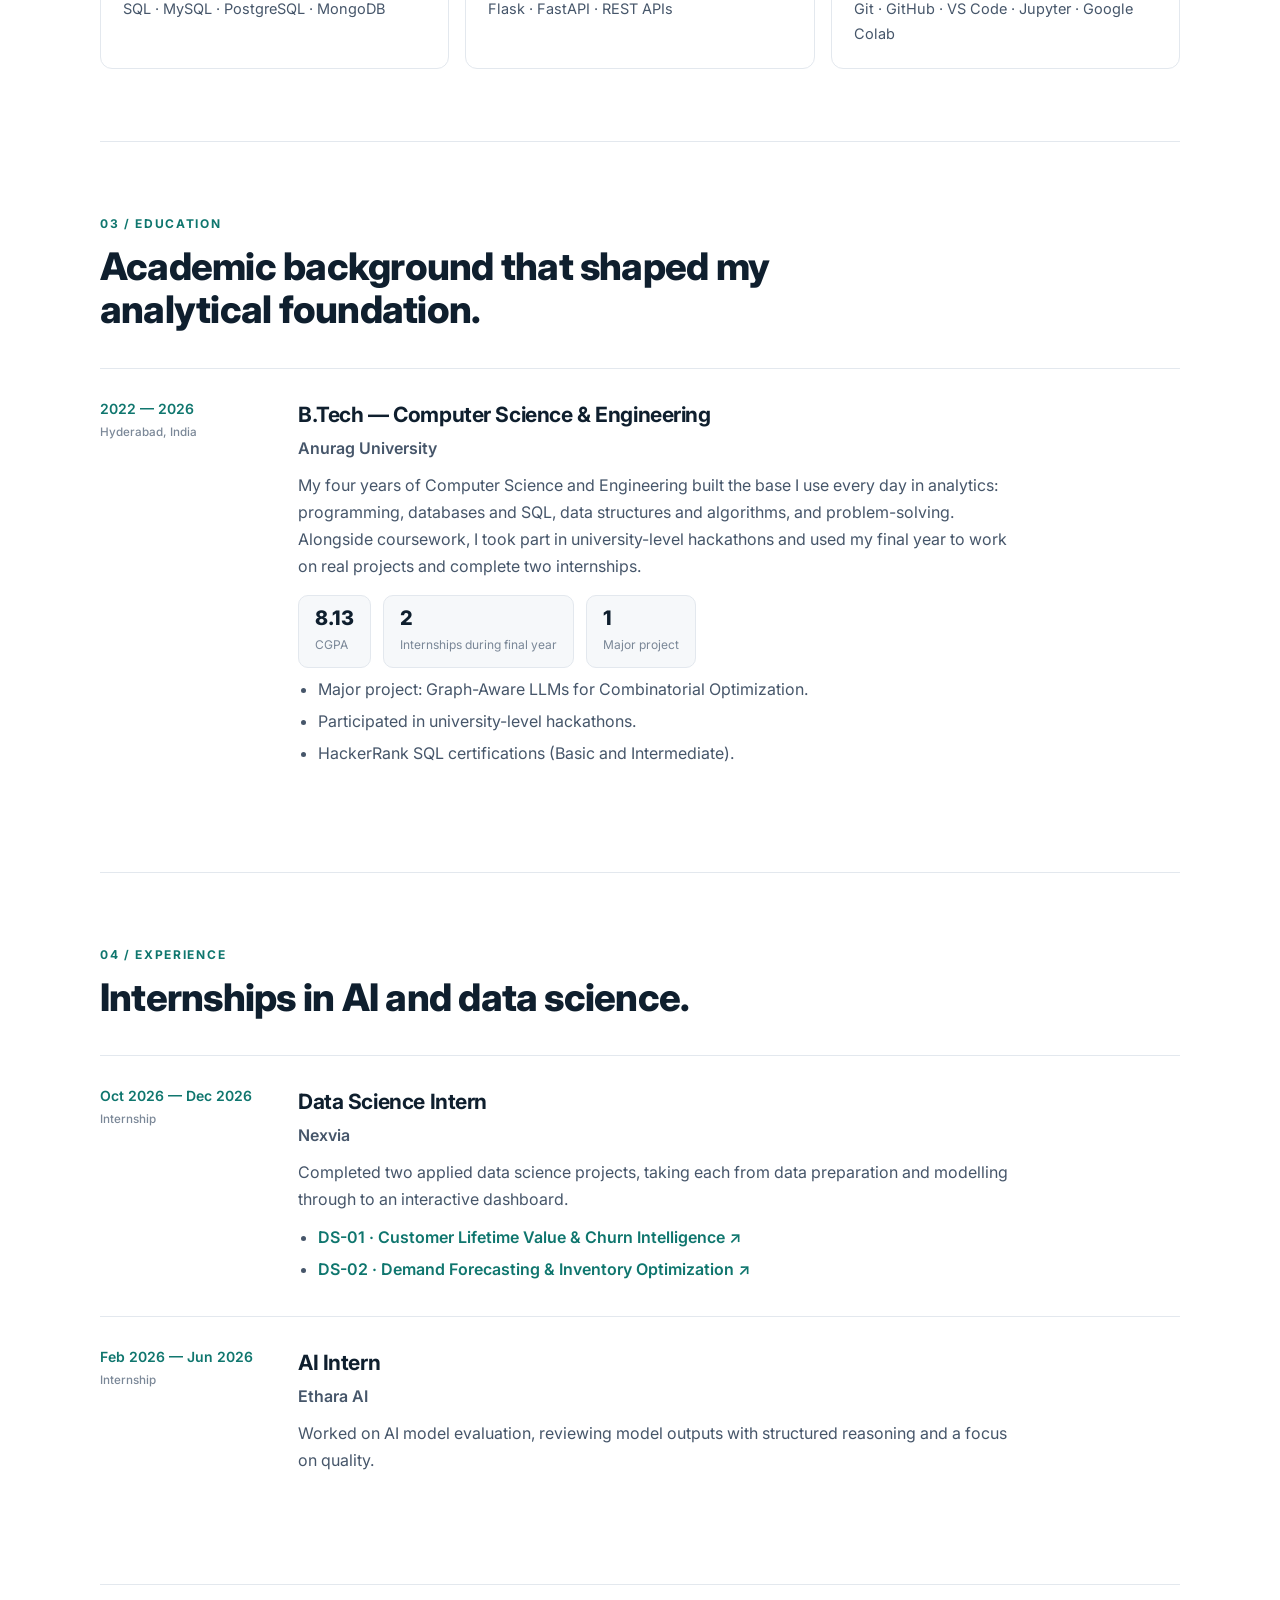
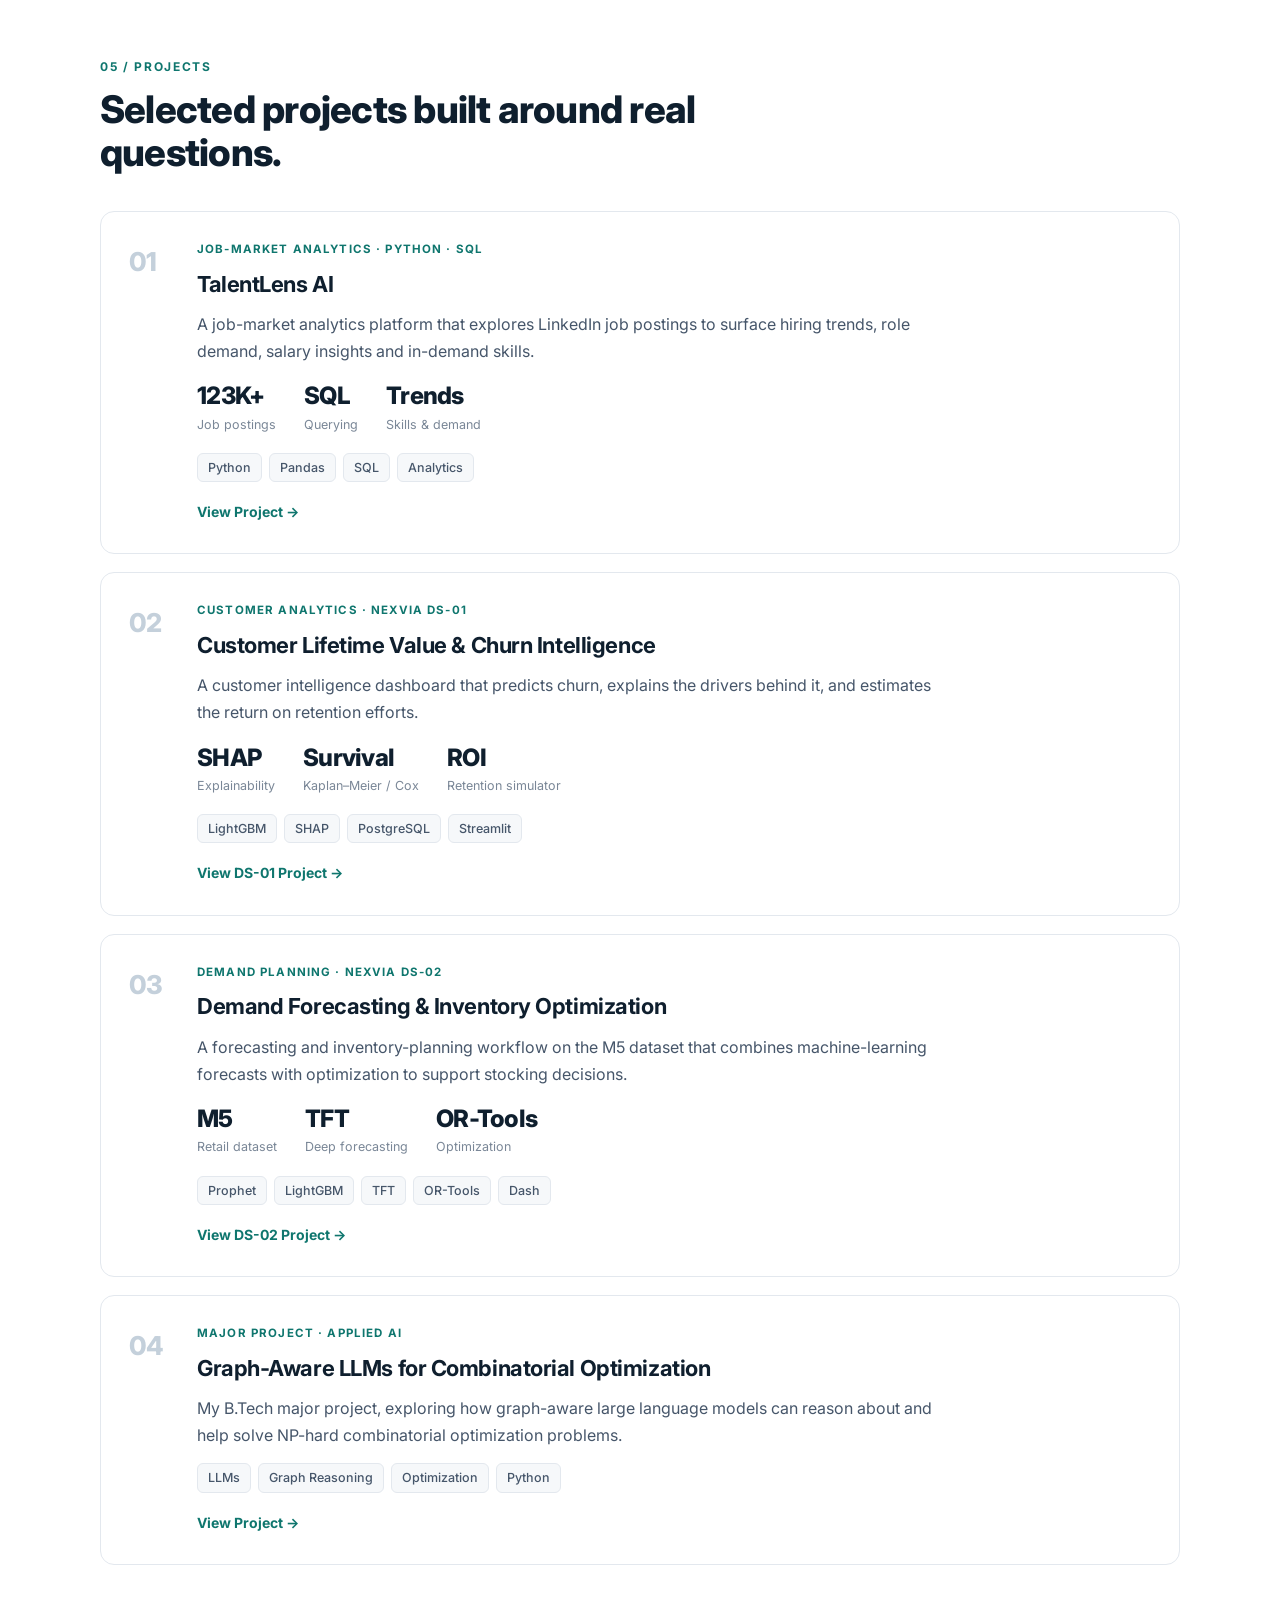
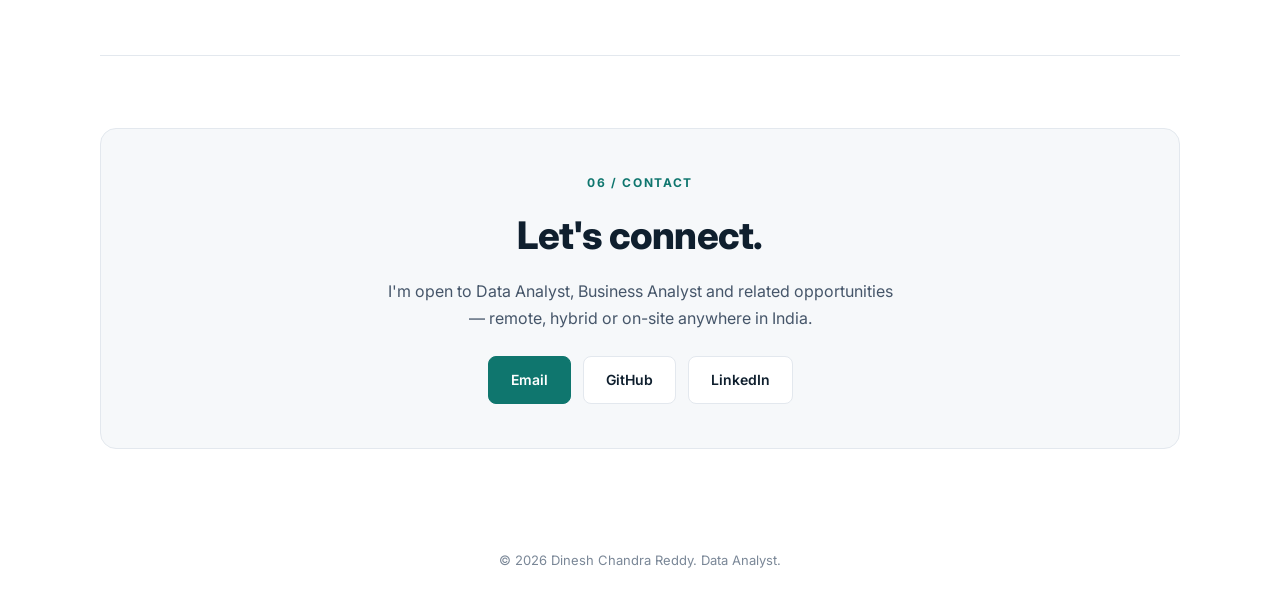
<file: dinesh_portfolio_index.html>
<!doctype html>
<html lang="en">
<head>
<meta charset="utf-8">
<meta name="viewport" content="width=device-width, initial-scale=1">
<meta name="description" content="Dinesh Chandra Reddy — Data Analyst portfolio: SQL, Python, Power BI, analytics and applied machine learning projects.">
<title>Dinesh Chandra Reddy | Data Analyst</title>
<link rel="preconnect" href="https://fonts.googleapis.com">
<link rel="preconnect" href="https://fonts.gstatic.com" crossorigin>
<link href="https://fonts.googleapis.com/css2?family=Inter:wght@400;500;600;700;800&display=swap" rel="stylesheet">
<style>
:root{
  --bg:#ffffff;--soft:#f6f8fa;--ink:#0f1f2e;--text:#46566a;--muted:#7a8797;
  --line:#e3e8ee;--accent:#0f766e;--accent-soft:#e6f4f1;
}
*{box-sizing:border-box}
html{scroll-behavior:smooth;scroll-padding-top:76px}
body{margin:0;background:var(--bg);color:var(--text);font:16px/1.7 Inter,system-ui,-apple-system,"Segoe UI",sans-serif;-webkit-font-smoothing:antialiased}
a{color:inherit;text-decoration:none}
h1,h2,h3,h4{color:var(--ink);margin:0;letter-spacing:-.02em}
.wrap{width:min(1080px,calc(100% - 48px));margin:auto}

/* nav */
.nav{position:sticky;top:0;z-index:20;background:rgba(255,255,255,.94);backdrop-filter:blur(8px);border-bottom:1px solid var(--line)}
.nav .wrap{display:flex;align-items:center;justify-content:space-between;height:64px;gap:20px}
.brand{font-weight:800;color:var(--ink);letter-spacing:-.03em;font-size:17px}
.links{display:flex;gap:24px;flex-wrap:wrap}
.links a{font-size:14px;color:var(--text);font-weight:500}
.links a:hover{color:var(--accent)}

/* hero */
.hero{padding:88px 0 72px;display:grid;grid-template-columns:1.5fr 1fr;gap:56px;align-items:center}
.eyebrow{font-size:12px;font-weight:700;letter-spacing:.14em;text-transform:uppercase;color:var(--accent)}
.hero h1{font-size:clamp(40px,6vw,64px);line-height:1.05;font-weight:800;margin:14px 0 18px}
.lead{font-size:18px;max-width:600px;margin:0 0 28px}
.btns{display:flex;gap:12px;flex-wrap:wrap}
.btn{display:inline-block;padding:11px 22px;border-radius:8px;font-size:14px;font-weight:600;border:1px solid var(--line);color:var(--ink);background:#fff;transition:.2s}
.btn:hover{border-color:var(--accent);color:var(--accent)}
.btn.p{background:var(--accent);border-color:var(--accent);color:#fff}
.btn.p:hover{background:#0b5f58;color:#fff}
.focus{background:var(--soft);border:1px solid var(--line);border-radius:14px;padding:26px}
.focus .eyebrow{color:var(--muted)}
.focus h3{font-size:22px;margin:8px 0 14px}
.chips{display:flex;flex-wrap:wrap;gap:8px}
.chips span{font-size:13px;font-weight:500;color:var(--accent);background:var(--accent-soft);padding:4px 12px;border-radius:99px}
.mini{display:grid;grid-template-columns:repeat(3,1fr);gap:10px;margin-top:20px;padding-top:20px;border-top:1px solid var(--line)}
.mini b{display:block;font-size:24px;color:var(--ink);font-weight:800;letter-spacing:-.03em;line-height:1.1}
.mini span{font-size:12px;color:var(--muted)}

/* sections */
section{padding:72px 0;border-top:1px solid var(--line)}
.sec-no{font-size:12px;font-weight:700;letter-spacing:.14em;text-transform:uppercase;color:var(--accent)}
.sec-title{font-size:clamp(28px,4vw,38px);font-weight:800;line-height:1.15;margin:10px 0 36px;max-width:700px}
.about p{max-width:760px;margin:0 0 14px;font-size:17px}

/* skills */
.grid3{display:grid;grid-template-columns:repeat(3,1fr);gap:16px}
.card{border:1px solid var(--line);border-radius:12px;padding:22px;background:#fff}
.card .n{font-size:12px;font-weight:700;color:var(--accent);letter-spacing:.08em}
.card h3{font-size:17px;margin:6px 0 8px}
.card p{margin:0;font-size:14.5px;color:var(--text)}

/* timeline-like rows */
.row{display:grid;grid-template-columns:170px 1fr;gap:28px;padding:28px 0;border-top:1px solid var(--line)}
.row:first-of-type{border-top:0;padding-top:0}
.when{font-size:14px;font-weight:600;color:var(--accent)}
.when small{display:block;font-weight:500;color:var(--muted);margin-top:2px}
.row h3{font-size:21px}
.org{font-weight:600;color:var(--text);margin:2px 0 10px}
.row p{margin:0 0 10px;max-width:720px}
.row ul{margin:8px 0 0;padding-left:20px;max-width:720px}
.row li{margin-bottom:5px}
.row li a,.inline{color:var(--accent);font-weight:600}
.row li a:hover,.inline:hover{text-decoration:underline}
.facts{display:flex;gap:12px;flex-wrap:wrap;margin:14px 0 4px}
.fact{background:var(--soft);border:1px solid var(--line);border-radius:10px;padding:10px 16px}
.fact b{display:block;color:var(--ink);font-size:20px;font-weight:800;line-height:1.2}
.fact span{font-size:12px;color:var(--muted)}

/* projects */
.proj{display:grid;grid-template-columns:48px 1fr;gap:20px;border:1px solid var(--line);border-radius:14px;padding:28px;margin-bottom:18px;background:#fff;transition:.2s}
.proj:hover{border-color:#b9c7d3;box-shadow:0 8px 24px rgba(15,31,46,.06)}
.pno{font-size:26px;font-weight:800;color:#c4d0db;letter-spacing:-.03em}
.ptag{font-size:11.5px;font-weight:700;letter-spacing:.1em;text-transform:uppercase;color:var(--accent)}
.proj h3{font-size:22px;margin:6px 0 8px}
.proj p{margin:0 0 4px;max-width:760px}
.stats{display:flex;gap:28px;flex-wrap:wrap;margin:18px 0 16px}
.stats b{display:block;font-size:24px;font-weight:800;color:var(--ink);letter-spacing:-.03em;line-height:1.1}
.stats span{font-size:12.5px;color:var(--muted)}
.tags{display:flex;flex-wrap:wrap;gap:7px;margin-bottom:16px}
.tags span{font-size:12.5px;font-weight:500;color:var(--text);background:var(--soft);border:1px solid var(--line);padding:3px 10px;border-radius:6px}
.view{font-size:14px;font-weight:700;color:var(--accent)}
.view:hover{text-decoration:underline}

/* contact */
.contact{background:var(--soft);border:1px solid var(--line);border-radius:16px;padding:44px;text-align:center}
.contact h2{font-size:clamp(28px,4vw,38px);font-weight:800;margin-bottom:10px}
.contact p{max-width:520px;margin:0 auto 24px}
.contact .btns{justify-content:center}
footer{padding:28px 0 40px;font-size:13px;color:var(--muted);text-align:center}

@media(max-width:860px){
  .hero{grid-template-columns:1fr;gap:36px;padding:56px 0 48px}
  .grid3{grid-template-columns:1fr 1fr}
  .row{grid-template-columns:1fr;gap:6px}
}
@media(max-width:600px){
  .wrap{width:calc(100% - 32px)}
  .links{gap:14px}.links a{font-size:13px}
  .nav .wrap{height:auto;padding:12px 0;flex-direction:column;align-items:flex-start;gap:6px}
  .grid3{grid-template-columns:1fr}
  .proj{grid-template-columns:1fr;gap:6px;padding:22px}
  section{padding:52px 0}
  .contact{padding:30px 20px}
}
</style>
</head>
<body>

<header class="nav">
  <div class="wrap">
    <a class="brand" href="#home">Dinesh Chandra Reddy</a>
    <nav class="links">
      <a href="#about">About</a><a href="#skills">Skills</a><a href="#education">Education</a><a href="#experience">Experience</a><a href="#projects">Projects</a><a href="#contact">Contact</a>
    </nav>
  </div>
</header>

<main class="wrap">

<!-- HOME -->
<div class="hero" id="home">
  <div>
    <div class="eyebrow">Data Analyst · Hyderabad, India</div>
    <h1>Dinesh Chandra Reddy</h1>
    <p class="lead">I'm a Computer Science graduate focused on data analytics and business intelligence. I turn raw data into clear insights through SQL, Python and Power BI — backed by two internships and hands-on machine learning projects.</p>
    <div class="btns">
      <a class="btn p" href="#projects">View My Projects</a>
      <a class="btn" href="#contact">Get In Touch</a>
    </div>
  </div>
  <aside class="focus">
    <div class="eyebrow">Core focus</div>
    <h3>Data Analytics</h3>
    <div class="chips"><span>SQL</span><span>Python</span><span>Power BI</span><span>Machine Learning</span></div>
    <div class="mini">
      <div><b>8.13</b><span>B.Tech CGPA</span></div>
      <div><b>2</b><span>Internships</span></div>
      <div><b>4</b><span>Key Projects</span></div>
    </div>
  </aside>
</div>

<!-- ABOUT -->
<section id="about" class="about">
  <div class="sec-no">01 / About</div>
  <h2 class="sec-title">Analytical mindset. Business-focused thinking.</h2>
  <p>I am a B.Tech graduate in Computer Science and Engineering with a strong interest in Data Analyst and Business Analyst roles.</p>
  <p>I enjoy working with real-world datasets — cleaning and transforming data, exploring it for patterns, and communicating the findings through clear analysis and dashboards that people can act on.</p>
  <p>My internships gave me experience on both sides of AI and data: evaluating model outputs at Ethara AI, and building customer-churn and demand-forecasting solutions at Nexvia.</p>
</section>

<!-- SKILLS -->
<section id="skills">
  <div class="sec-no">02 / Skills</div>
  <h2 class="sec-title">Technical toolkit.</h2>
  <div class="grid3">
    <div class="card"><div class="n">01</div><h3>Programming &amp; Data</h3><p>Python · SQL · Pandas · NumPy</p></div>
    <div class="card"><div class="n">02</div><h3>Visualization &amp; BI</h3><p>Power BI · Tableau · Excel · Looker Studio · Matplotlib</p></div>
    <div class="card"><div class="n">03</div><h3>Machine Learning</h3><p>Scikit-learn · LightGBM · SHAP · Forecasting</p></div>
    <div class="card"><div class="n">04</div><h3>Databases</h3><p>SQL · MySQL · PostgreSQL · MongoDB</p></div>
    <div class="card"><div class="n">05</div><h3>Backend &amp; APIs</h3><p>Flask · FastAPI · REST APIs</p></div>
    <div class="card"><div class="n">06</div><h3>Workflow</h3><p>Git · GitHub · VS Code · Jupyter · Google Colab</p></div>
  </div>
</section>

<!-- EDUCATION -->
<section id="education">
  <div class="sec-no">03 / Education</div>
  <h2 class="sec-title">Academic background that shaped my analytical foundation.</h2>
  <div class="row">
    <div class="when">2022 — 2026<small>Hyderabad, India</small></div>
    <div>
      <h3>B.Tech — Computer Science &amp; Engineering</h3>
      <div class="org">Anurag University</div>
      <p>My four years of Computer Science and Engineering built the base I use every day in analytics: programming, databases and SQL, data structures and algorithms, and problem-solving. Alongside coursework, I took part in university-level hackathons and used my final year to work on real projects and complete two internships.</p>
      <div class="facts">
        <div class="fact"><b>8.13</b><span>CGPA</span></div>
        <div class="fact"><b>2</b><span>Internships during final year</span></div>
        <div class="fact"><b>1</b><span>Major project</span></div>
      </div>
      <ul>
        <li>Major project: Graph-Aware LLMs for Combinatorial Optimization.</li>
        <li>Participated in university-level hackathons.</li>
        <li>HackerRank SQL certifications (Basic and Intermediate).</li>
      </ul>
    </div>
  </div>
</section>

<!-- EXPERIENCE -->
<section id="experience">
  <div class="sec-no">04 / Experience</div>
  <h2 class="sec-title">Internships in AI and data science.</h2>
  <div class="row">
    <div class="when">Oct 2026 — Dec 2026<small>Internship</small></div>
    <div>
      <h3>Data Science Intern</h3>
      <div class="org">Nexvia</div>
      <p>Completed two applied data science projects, taking each from data preparation and modelling through to an interactive dashboard.</p>
      <ul>
        <li><a href="https://github.com/dinesh15-hub/Nexvia" target="_blank" rel="noreferrer">DS-01 · Customer Lifetime Value &amp; Churn Intelligence ↗</a></li>
        <li><a href="https://github.com/dinesh15-hub/DS-02-Demand-Forecasting" target="_blank" rel="noreferrer">DS-02 · Demand Forecasting &amp; Inventory Optimization ↗</a></li>
      </ul>
    </div>
  </div>
  <div class="row">
    <div class="when">Feb 2026 — Jun 2026<small>Internship</small></div>
    <div>
      <h3>AI Intern</h3>
      <div class="org">Ethara AI</div>
      <p>Worked on AI model evaluation, reviewing model outputs with structured reasoning and a focus on quality.</p>
    </div>
  </div>
</section>

<!-- PROJECTS -->
<section id="projects">
  <div class="sec-no">05 / Projects</div>
  <h2 class="sec-title">Selected projects built around real questions.</h2>

  <article class="proj">
    <div class="pno">01</div>
    <div>
      <div class="ptag">Job-Market Analytics · Python · SQL</div>
      <h3>TalentLens AI</h3>
      <p>A job-market analytics platform that explores LinkedIn job postings to surface hiring trends, role demand, salary insights and in-demand skills.</p>
      <div class="stats"><div><b>123K+</b><span>Job postings</span></div><div><b>SQL</b><span>Querying</span></div><div><b>Trends</b><span>Skills &amp; demand</span></div></div>
      <div class="tags"><span>Python</span><span>Pandas</span><span>SQL</span><span>Analytics</span></div>
      <a class="view" href="https://github.com/dinesh15-hub" target="_blank" rel="noreferrer">View Project →</a>
    </div>
  </article>

  <article class="proj">
    <div class="pno">02</div>
    <div>
      <div class="ptag">Customer Analytics · Nexvia DS-01</div>
      <h3>Customer Lifetime Value &amp; Churn Intelligence</h3>
      <p>A customer intelligence dashboard that predicts churn, explains the drivers behind it, and estimates the return on retention efforts.</p>
      <div class="stats"><div><b>SHAP</b><span>Explainability</span></div><div><b>Survival</b><span>Kaplan–Meier / Cox</span></div><div><b>ROI</b><span>Retention simulator</span></div></div>
      <div class="tags"><span>LightGBM</span><span>SHAP</span><span>PostgreSQL</span><span>Streamlit</span></div>
      <a class="view" href="https://github.com/dinesh15-hub/Nexvia" target="_blank" rel="noreferrer">View DS-01 Project →</a>
    </div>
  </article>

  <article class="proj">
    <div class="pno">03</div>
    <div>
      <div class="ptag">Demand Planning · Nexvia DS-02</div>
      <h3>Demand Forecasting &amp; Inventory Optimization</h3>
      <p>A forecasting and inventory-planning workflow on the M5 dataset that combines machine-learning forecasts with optimization to support stocking decisions.</p>
      <div class="stats"><div><b>M5</b><span>Retail dataset</span></div><div><b>TFT</b><span>Deep forecasting</span></div><div><b>OR-Tools</b><span>Optimization</span></div></div>
      <div class="tags"><span>Prophet</span><span>LightGBM</span><span>TFT</span><span>OR-Tools</span><span>Dash</span></div>
      <a class="view" href="https://github.com/dinesh15-hub/DS-02-Demand-Forecasting" target="_blank" rel="noreferrer">View DS-02 Project →</a>
    </div>
  </article>

  <article class="proj">
    <div class="pno">04</div>
    <div>
      <div class="ptag">Major Project · Applied AI</div>
      <h3>Graph-Aware LLMs for Combinatorial Optimization</h3>
      <p>My B.Tech major project, exploring how graph-aware large language models can reason about and help solve NP-hard combinatorial optimization problems.</p>
      <div class="tags" style="margin-top:14px"><span>LLMs</span><span>Graph Reasoning</span><span>Optimization</span><span>Python</span></div>
      <a class="view" href="https://github.com/dinesh15-hub" target="_blank" rel="noreferrer">View Project →</a>
    </div>
  </article>
</section>

<!-- CONTACT -->
<section id="contact">
  <div class="contact">
    <div class="sec-no">06 / Contact</div>
    <h2 style="margin-top:10px">Let's connect.</h2>
    <p>I'm open to Data Analyst, Business Analyst and related opportunities — remote, hybrid or on-site anywhere in India.</p>
    <div class="btns">
      <a class="btn p" href="mailto:dineshchandrareddy75@gmail.com">Email</a>
      <a class="btn" href="https://github.com/dinesh15-hub" target="_blank" rel="noreferrer">GitHub</a>
      <a class="btn" href="https://www.linkedin.com/in/dineshchandra-reddy-vanteru-159340287" target="_blank" rel="noreferrer">LinkedIn</a>
    </div>
  </div>
</section>

</main>

<footer>© 2026 Dinesh Chandra Reddy. Data Analyst.</footer>
</body>
</html>
</file>
